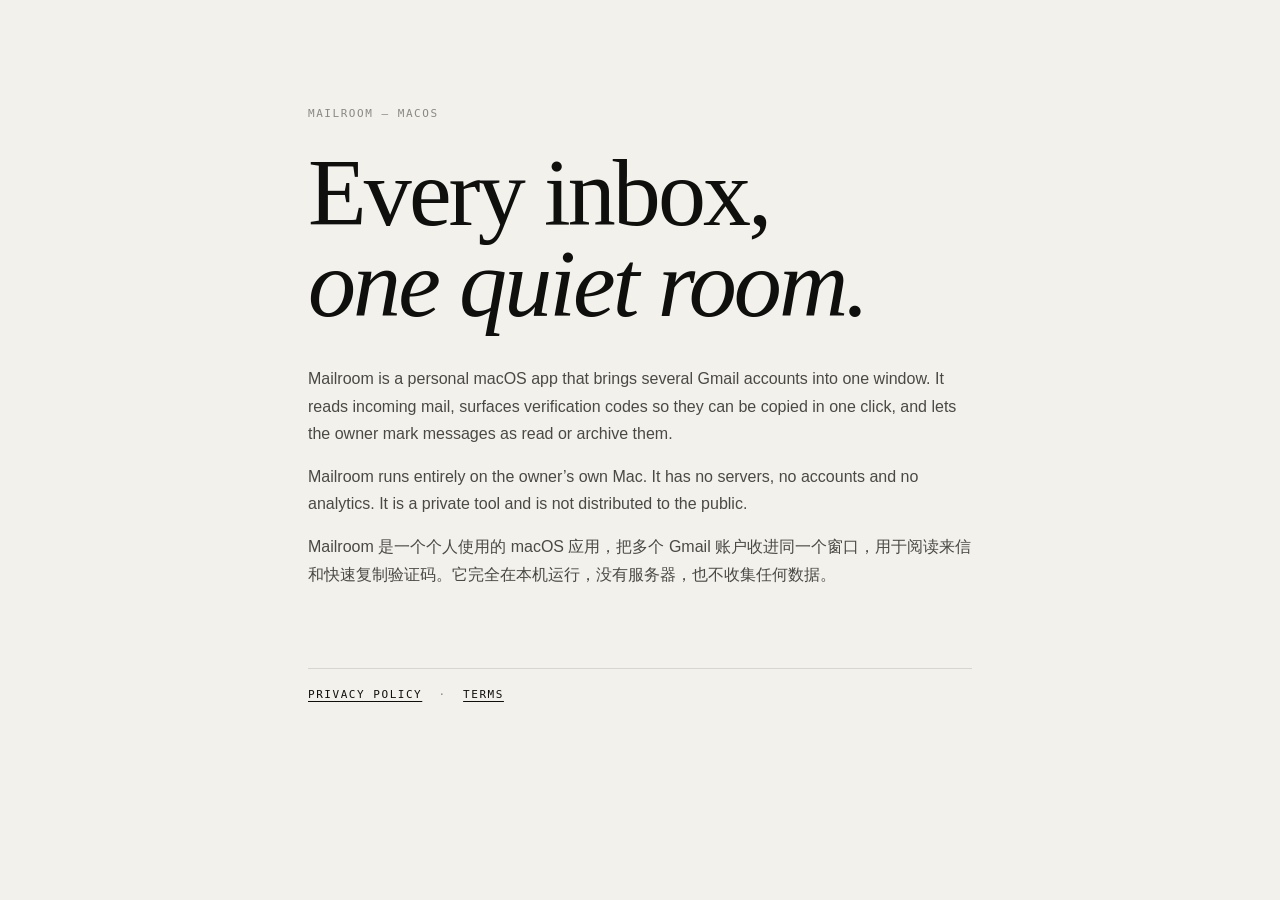
<file: index.html>
<!doctype html>
<html lang="en"><head><meta charset="utf-8"><meta name="viewport" content="width=device-width,initial-scale=1">
<title>Mailroom — every inbox, one quiet room</title><link rel="stylesheet" href="style.css"></head>
<body><main>
<small>Mailroom — macOS</small>
<h1>Every inbox,<br><em>one quiet room.</em></h1>
<p>Mailroom is a personal macOS app that brings several Gmail accounts into one window. It reads incoming mail, surfaces verification codes so they can be copied in one click, and lets the owner mark messages as read or archive them.</p>
<p>Mailroom runs entirely on the owner’s own Mac. It has no servers, no accounts and no analytics. It is a private tool and is not distributed to the public.</p>
<p>Mailroom 是一个个人使用的 macOS 应用，把多个 Gmail 账户收进同一个窗口，用于阅读来信和快速复制验证码。它完全在本机运行，没有服务器，也不收集任何数据。</p>
<footer><small><a href="privacy.html">Privacy policy</a> &nbsp;·&nbsp; <a href="terms.html">Terms</a></small></footer>
</main></body></html>
</file>
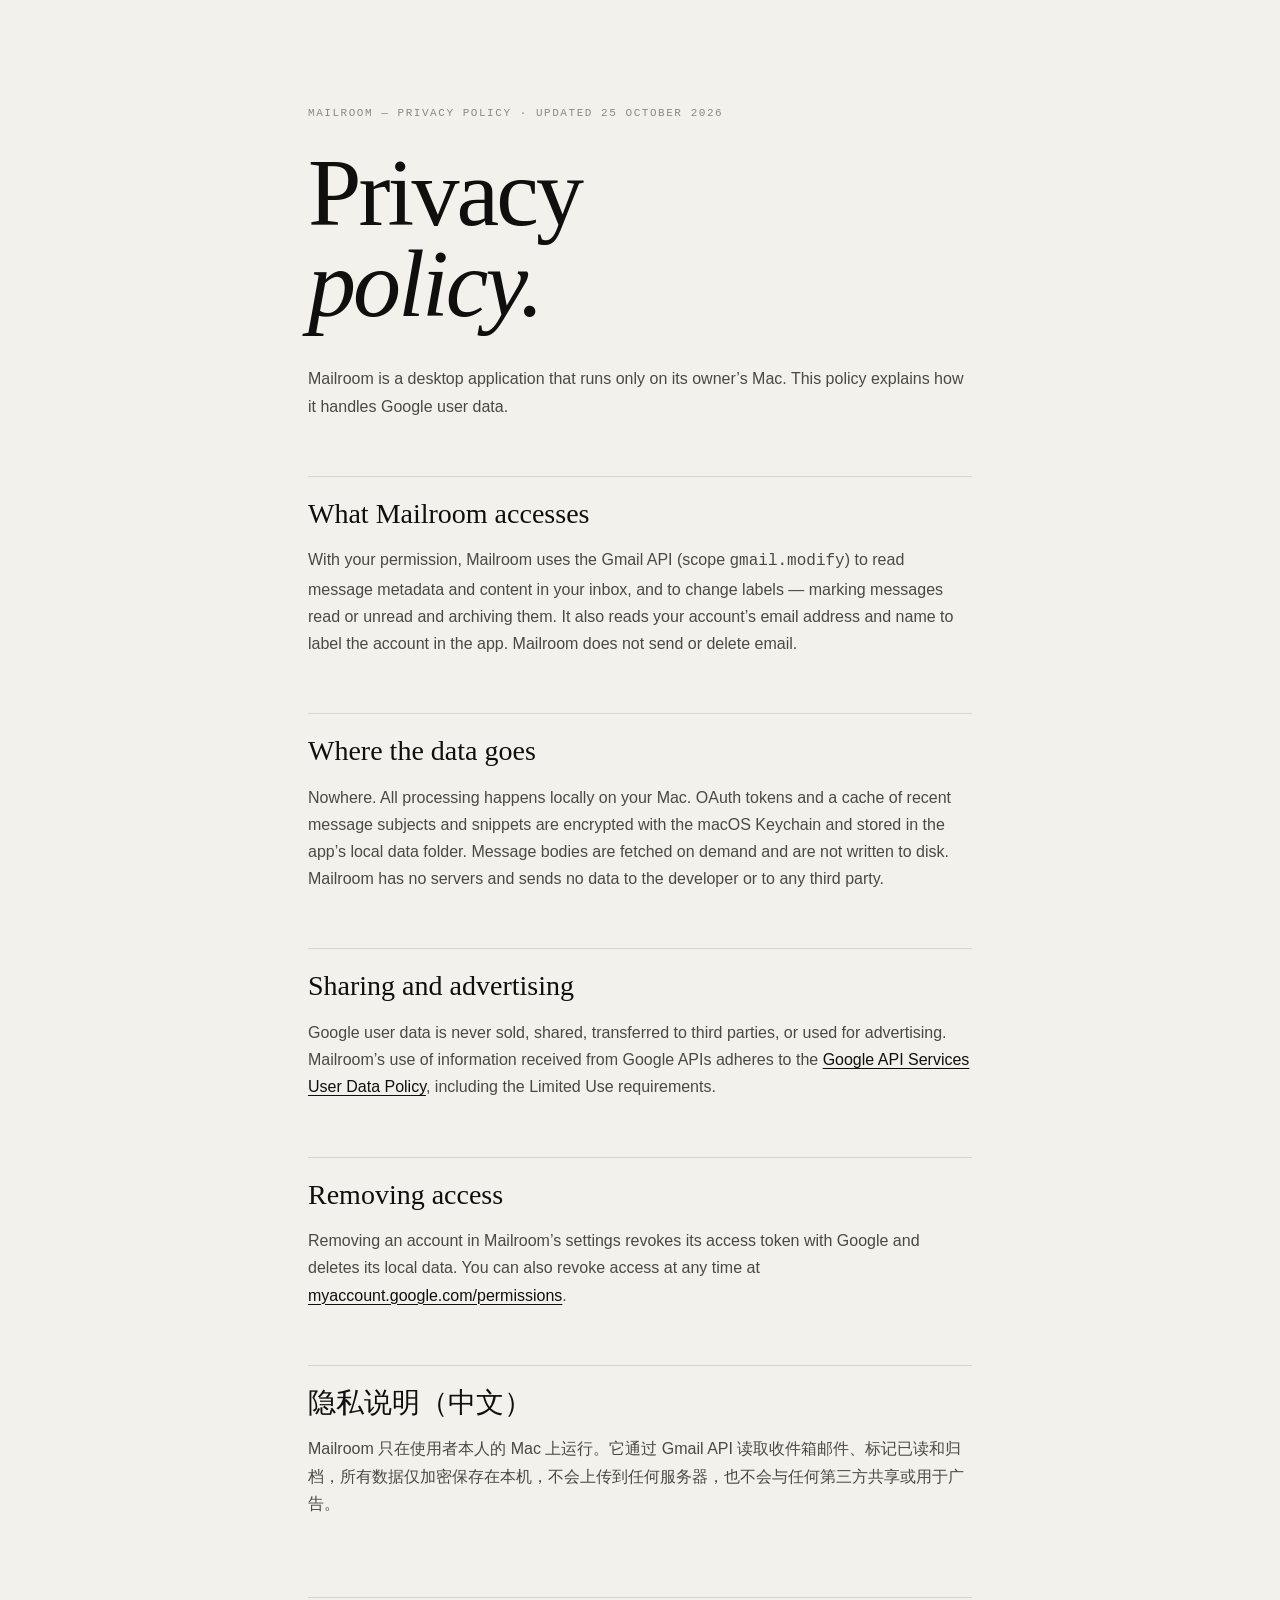
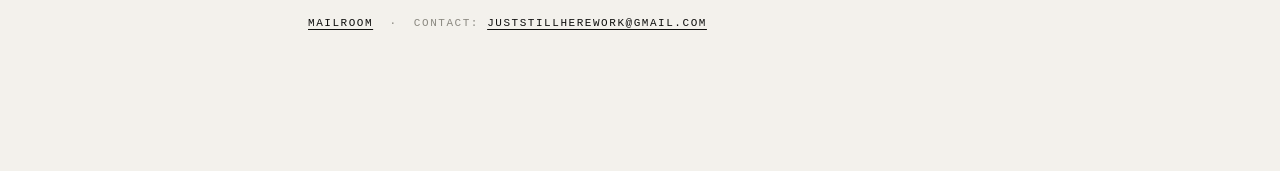
<file: privacy.html>
<!doctype html>
<html lang="en"><head><meta charset="utf-8"><meta name="viewport" content="width=device-width,initial-scale=1">
<title>Mailroom — Privacy policy</title><link rel="stylesheet" href="style.css"></head>
<body><main>
<small>Mailroom — Privacy policy · Updated 25 October 2026</small>
<h1>Privacy<br><em>policy.</em></h1>
<p>Mailroom is a desktop application that runs only on its owner’s Mac. This policy explains how it handles Google user data.</p>
<h2>What Mailroom accesses</h2>
<p>With your permission, Mailroom uses the Gmail API (scope <code>gmail.modify</code>) to read message metadata and content in your inbox, and to change labels — marking messages read or unread and archiving them. It also reads your account’s email address and name to label the account in the app. Mailroom does not send or delete email.</p>
<h2>Where the data goes</h2>
<p>Nowhere. All processing happens locally on your Mac. OAuth tokens and a cache of recent message subjects and snippets are encrypted with the macOS Keychain and stored in the app’s local data folder. Message bodies are fetched on demand and are not written to disk. Mailroom has no servers and sends no data to the developer or to any third party.</p>
<h2>Sharing and advertising</h2>
<p>Google user data is never sold, shared, transferred to third parties, or used for advertising. Mailroom’s use of information received from Google APIs adheres to the <a href="https://developers.google.com/terms/api-services-user-data-policy">Google API Services User Data Policy</a>, including the Limited Use requirements.</p>
<h2>Removing access</h2>
<p>Removing an account in Mailroom’s settings revokes its access token with Google and deletes its local data. You can also revoke access at any time at <a href="https://myaccount.google.com/permissions">myaccount.google.com/permissions</a>.</p>
<h2>隐私说明（中文）</h2>
<p>Mailroom 只在使用者本人的 Mac 上运行。它通过 Gmail API 读取收件箱邮件、标记已读和归档，所有数据仅加密保存在本机，不会上传到任何服务器，也不会与任何第三方共享或用于广告。</p>
<footer><small><a href="index.html">Mailroom</a> &nbsp;·&nbsp; Contact: <a href="mailto:juststillherework@gmail.com">juststillherework@gmail.com</a></small></footer>
</main></body></html>
</file>
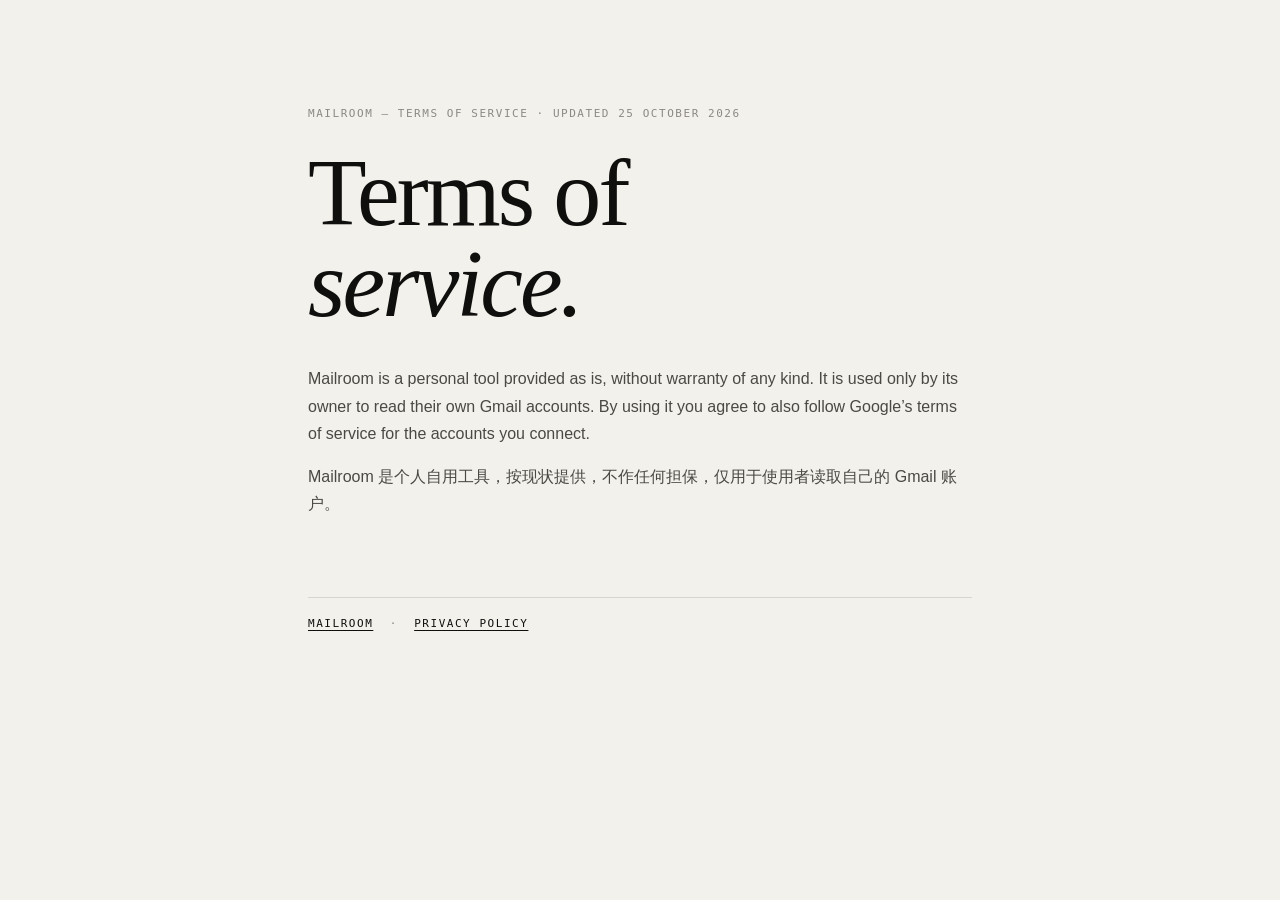
<file: terms.html>
<!doctype html>
<html lang="en"><head><meta charset="utf-8"><meta name="viewport" content="width=device-width,initial-scale=1">
<title>Mailroom — Terms</title><link rel="stylesheet" href="style.css"></head>
<body><main>
<small>Mailroom — Terms of service · Updated 25 October 2026</small>
<h1>Terms of<br><em>service.</em></h1>
<p>Mailroom is a personal tool provided as is, without warranty of any kind. It is used only by its owner to read their own Gmail accounts. By using it you agree to also follow Google’s terms of service for the accounts you connect.</p>
<p>Mailroom 是个人自用工具，按现状提供，不作任何担保，仅用于使用者读取自己的 Gmail 账户。</p>
<footer><small><a href="index.html">Mailroom</a> &nbsp;·&nbsp; <a href="privacy.html">Privacy policy</a></small></footer>
</main></body></html>
</file>
<file: style.css>
:root{--paper:#f3f1ec;--ink:#0f0f0e;--ink2:#4a4944;--ink3:#8b8981;--rule:rgba(15,15,14,.12)}
*{box-sizing:border-box}
html,body{margin:0;background:var(--paper);color:var(--ink);font:16px/1.7 -apple-system,"PingFang SC","Helvetica Neue",sans-serif;-webkit-font-smoothing:antialiased}
main{max-width:720px;margin:0 auto;padding:12vh 28px 16vh}
small{display:block;font:11px/1 ui-monospace,"SF Mono",Menlo,monospace;letter-spacing:.14em;text-transform:uppercase;color:var(--ink3)}
h1{font:400 clamp(52px,9vw,96px)/.95 "Iowan Old Style","Songti SC",Georgia,serif;letter-spacing:-.03em;margin:28px 0 36px}
h1 em{font-style:italic}
h2{font:400 28px/1.2 "Iowan Old Style","Songti SC",Georgia,serif;margin:56px 0 12px;padding-top:20px;border-top:1px solid var(--rule)}
p,li{color:var(--ink2)}
a{color:var(--ink);text-underline-offset:3px;text-decoration-thickness:1px}
footer{margin-top:80px;padding-top:20px;border-top:1px solid var(--rule)}
</file>
